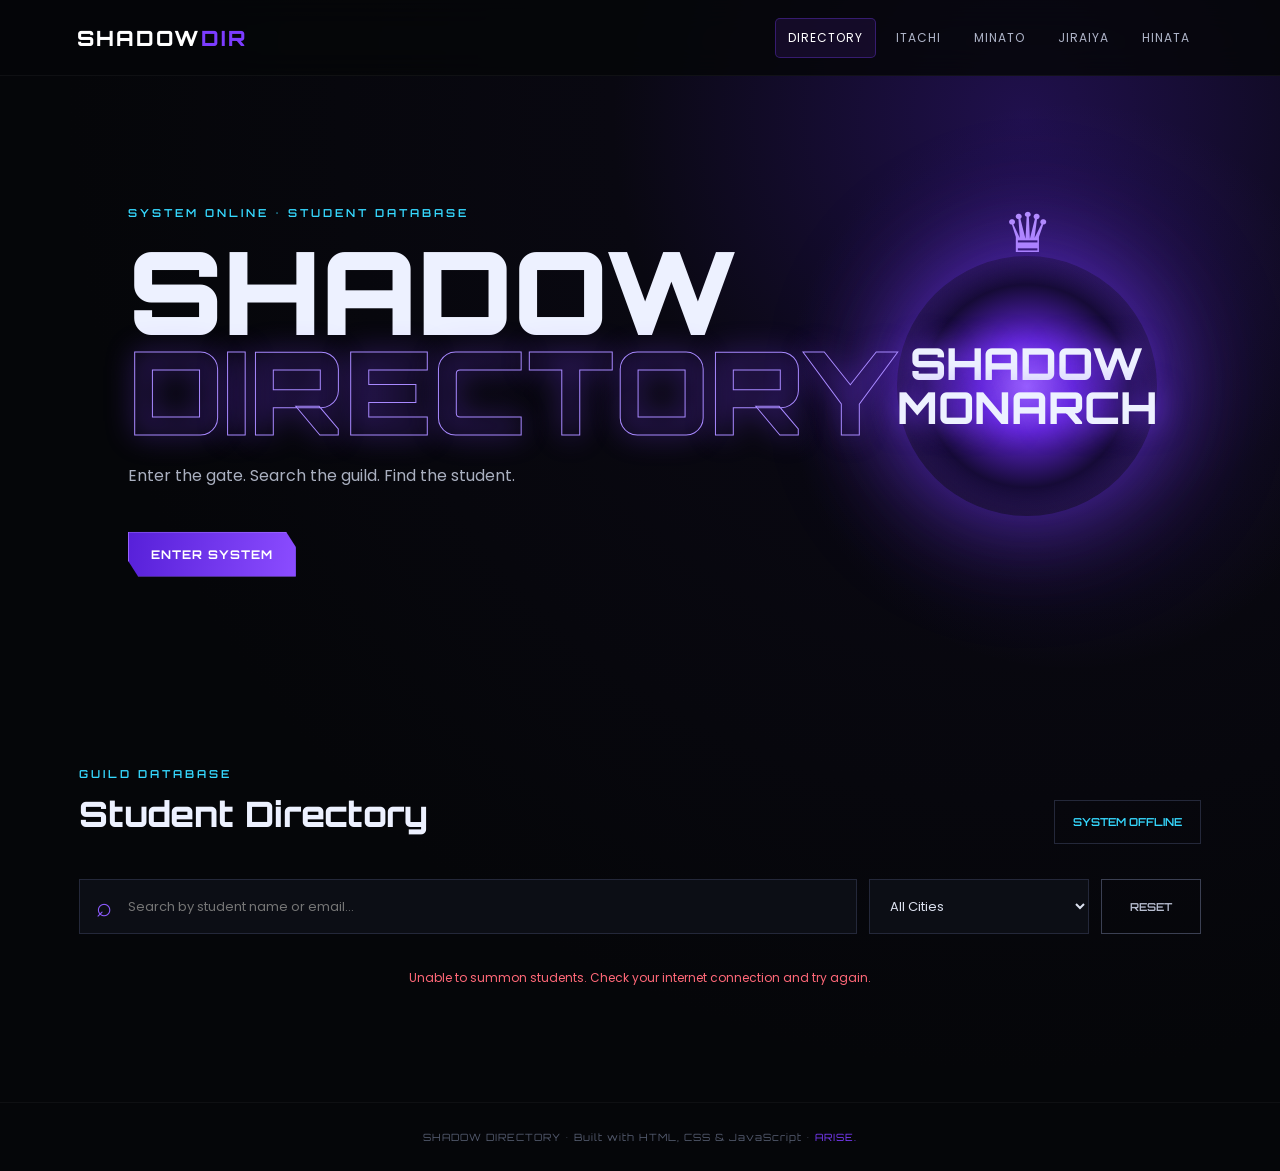
<file: shadow-directory/index.html>
<!DOCTYPE html>
<html lang="en">
<head>
<meta charset="UTF-8"><meta name="viewport" content="width=device-width, initial-scale=1.0">
<title>Shadow Directory | Student Hub</title><link rel="stylesheet" href="style.css">
</head>
<body class="jinwoo-page">
<nav class="nav"><a class="logo" href="index.html">SHADOW<span>DIR</span></a><div class="nav-links"><a class="active" href="index.html">Directory</a><a href="itachi.html">Itachi</a><a href="minato.html">Minato</a><a href="jiraiya.html">Jiraiya</a><a href="hinata.html">Hinata</a></div></nav>
<header class="hero"><div class="hero-copy"><p class="eyebrow">SYSTEM ONLINE • STUDENT DATABASE</p><h1>SHADOW<br><span>DIRECTORY</span></h1><p>Enter the gate. Search the guild. Find the student.</p><a class="btn" href="#directory">ENTER SYSTEM</a></div><div class="monarch"><div class="crown">♛</div><div class="monarch-title">SHADOW<br>MONARCH</div><div class="orb"></div></div></header>
<main id="directory" class="container">
<section class="section-head"><div><p class="eyebrow">GUILD DATABASE</p><h2>Student Directory</h2></div><div id="stats" class="stats"><span>LOADING...</span></div></section>
<section class="controls"><div class="search-wrap"><span>⌕</span><input id="searchInput" type="search" placeholder="Search by student name or email..."></div><select id="cityFilter"><option value="all">All Cities</option></select><button id="resetBtn" class="ghost-btn">RESET</button></section>
<div id="status" class="status">Summoning student data...</div><section id="studentGrid" class="student-grid"></section>
</main>
<footer>SHADOW DIRECTORY • Built with HTML, CSS & JavaScript • <span>ARISE.</span></footer>
<script src="script.js"></script>
</body></html>
</file>
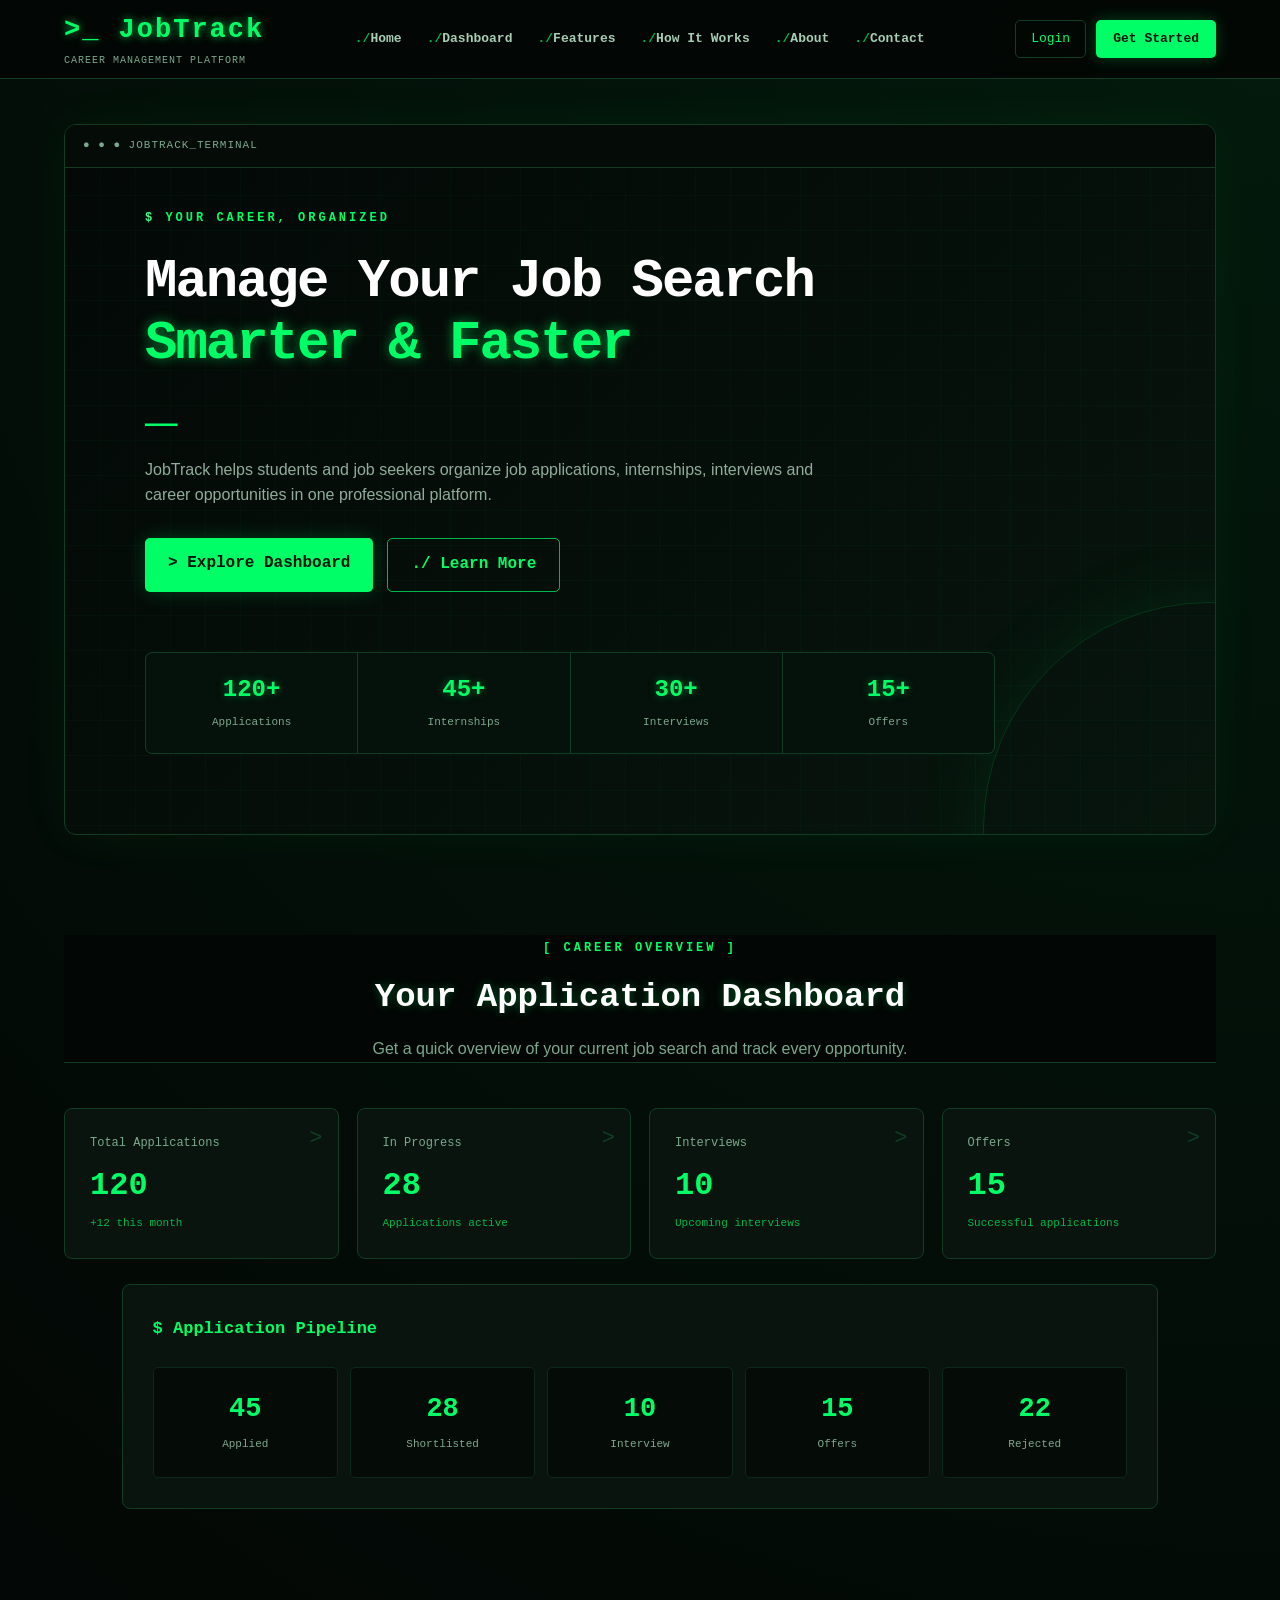
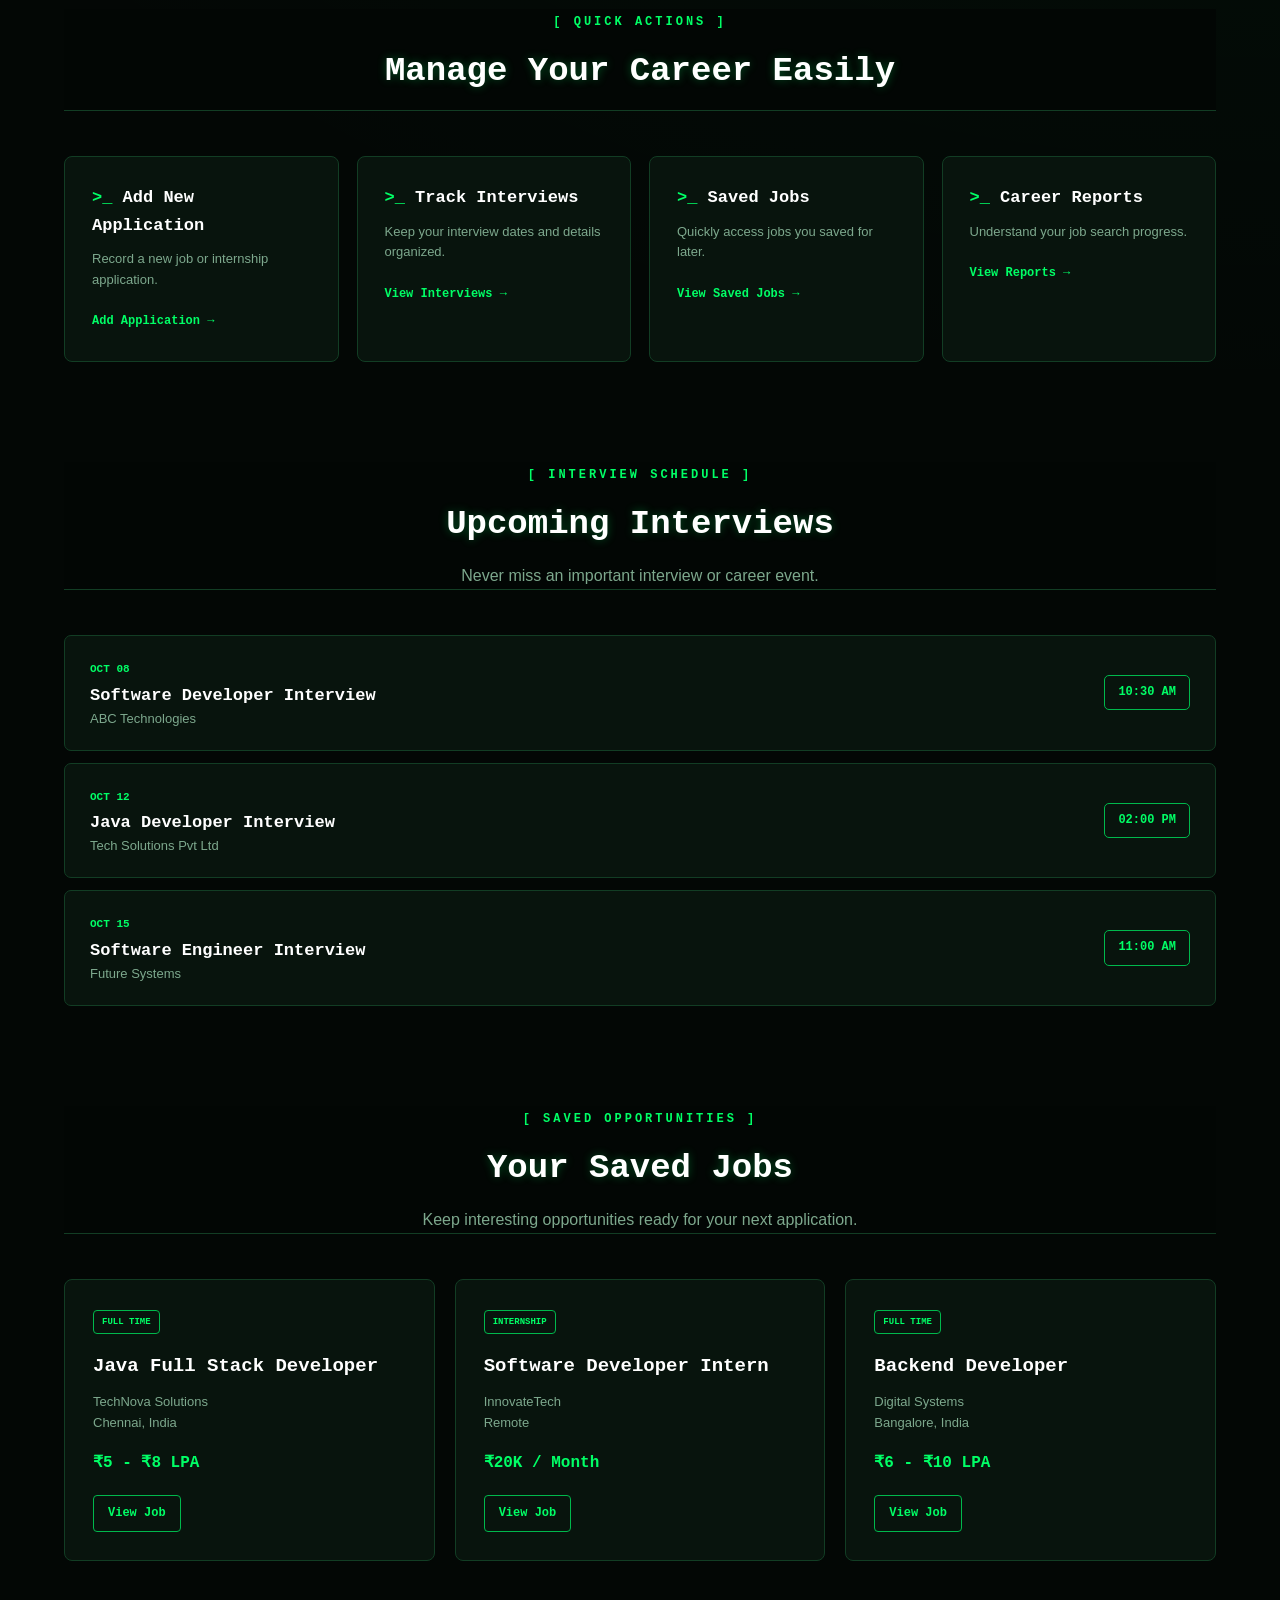
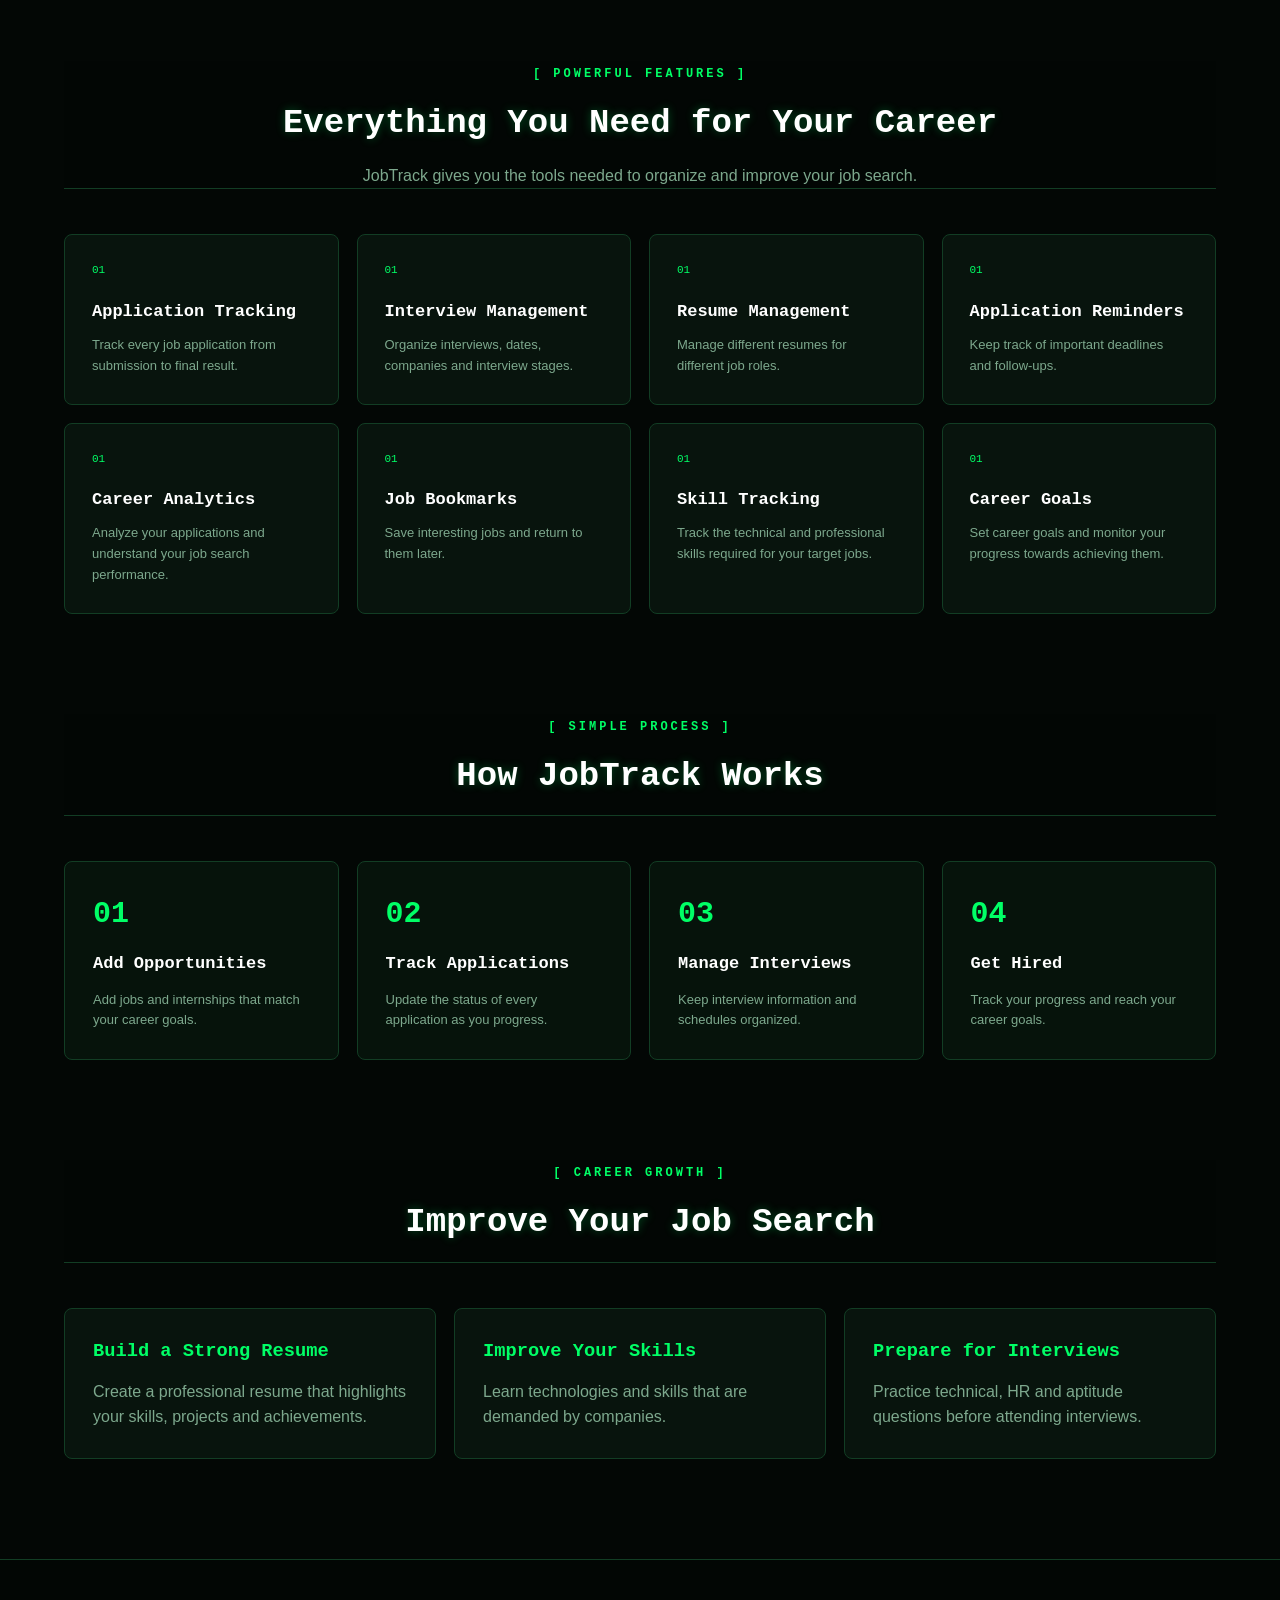
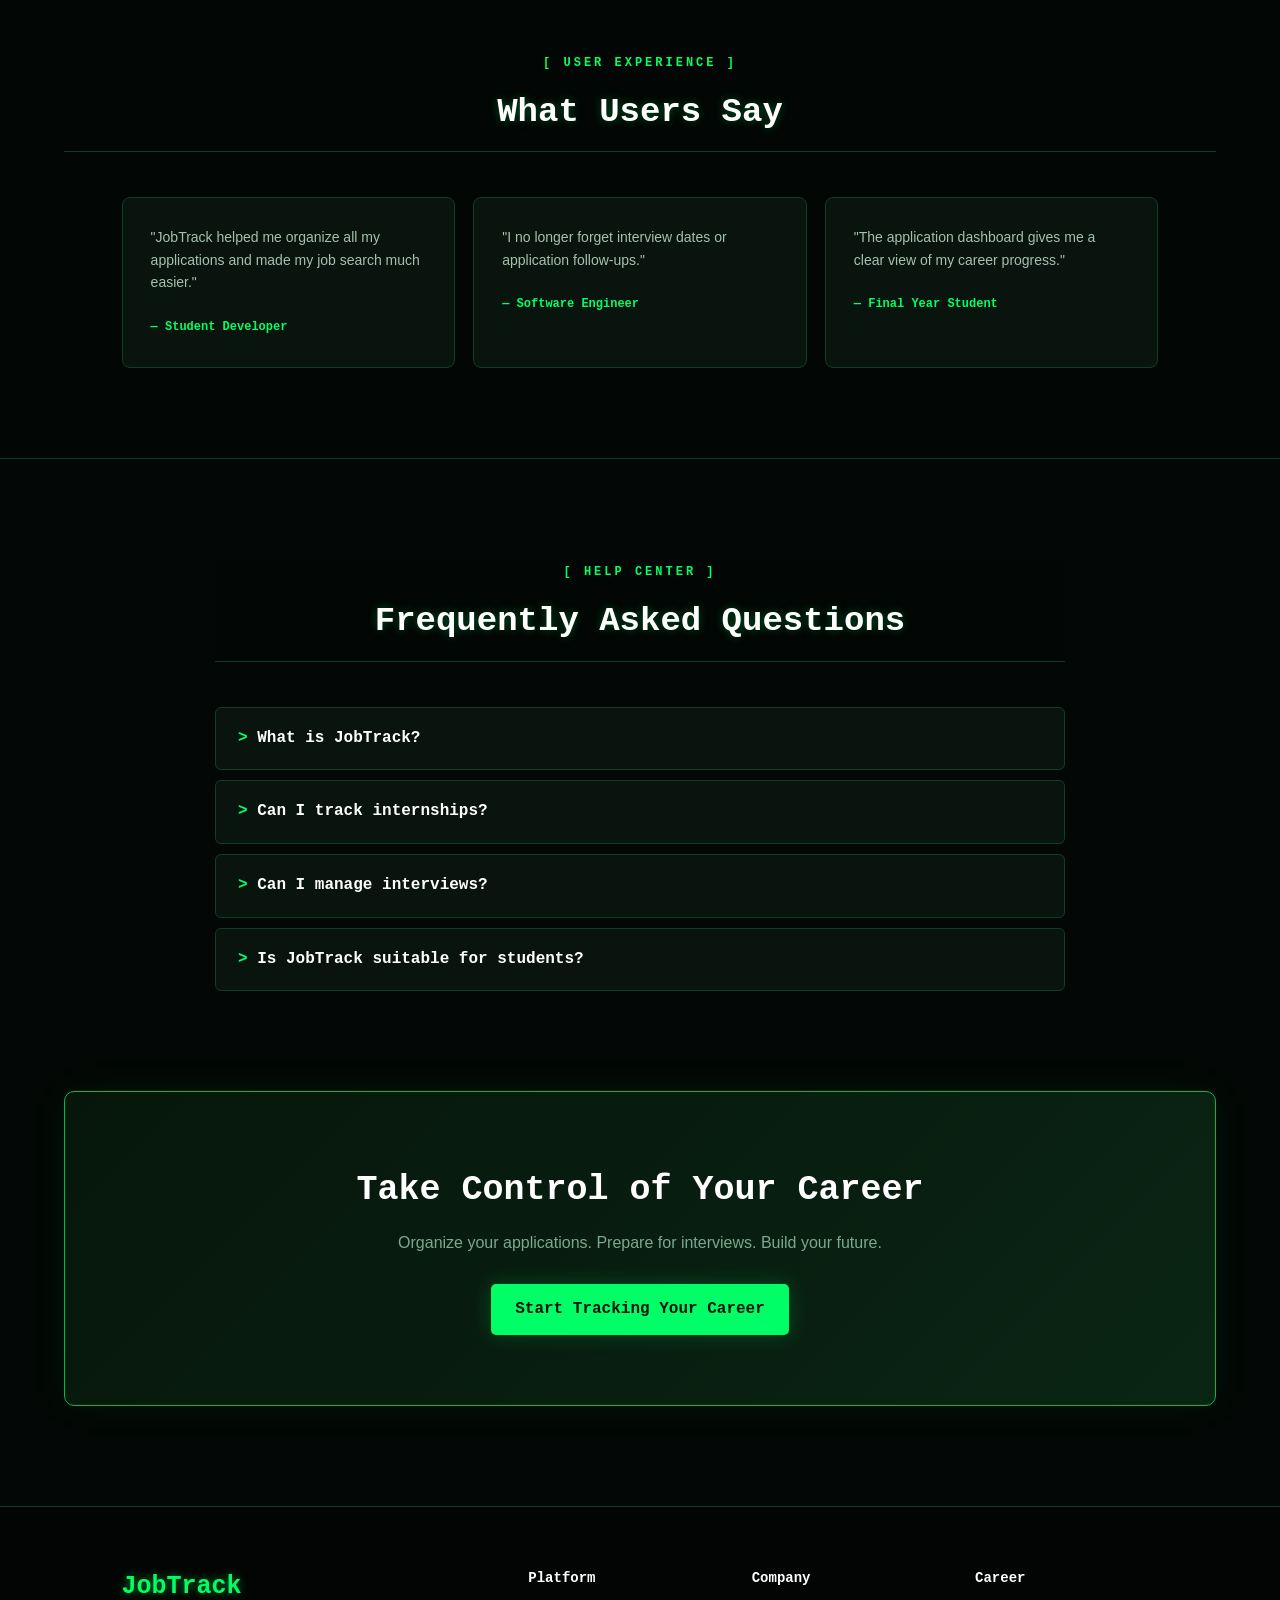
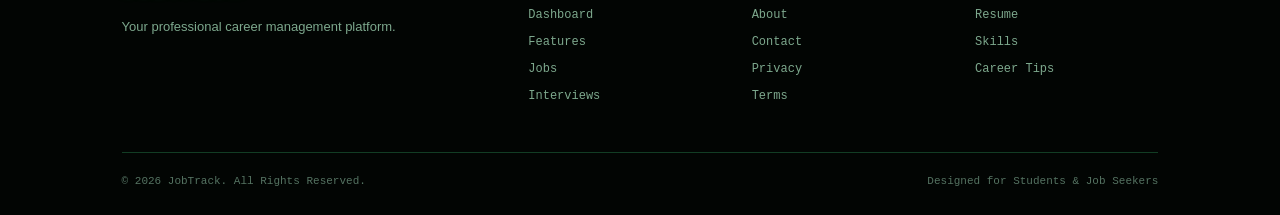
<file: BISSNESS.D/BISSENESS.D.HTML>
<!DOCTYPE html>
<html lang="en">

<head>
    <meta charset="UTF-8">

    <meta name="viewport"
          content="width=device-width, initial-scale=1.0">

    <meta name="description"
          content="JobTrack - A professional job and internship application tracking platform.">

    <title>JobTrack | Job & Internship Tracker</title>

    <link rel="stylesheet" href="BISSNESS.D.CSS">
</head>

<body>

    <!-- ================= HEADER ================= -->

    <header>

        <div class="header-container">

            <div class="logo">
                <h1>JobTrack</h1>
                <p>Career Management Platform</p>
            </div>

            <!-- Navigation -->
            <nav aria-label="Main Navigation">

                <a href="#home">Home</a>

                <a href="#dashboard">Dashboard</a>

                <a href="#features">Features</a>

                <a href="#how-it-works">How It Works</a>

                <a href="#about">About</a>

                <a href="#contact">Contact</a>

            </nav>

            <div class="header-actions">

                <a href="#login" class="login-button">
                    Login
                </a>

                <a href="#signup" class="signup-button">
                    Get Started
                </a>

            </div>

        </div>

    </header>


    <!-- ================= MAIN ================= -->

    <main>


        <!-- ================= HERO ================= -->

        <section id="home" class="hero">

            <div class="hero-content">

                <span class="hero-label">
                    YOUR CAREER, ORGANIZED
                </span>

                <h2>
                    Manage Your Job Search
                    <span>Smarter & Faster</span>
                </h2>

                <p>
                    JobTrack helps students and job seekers organize
                    job applications, internships, interviews and
                    career opportunities in one professional platform.
                </p>

                <div class="hero-buttons">

                    <a href="#dashboard" class="primary-button">
                        Explore Dashboard
                    </a>

                    <a href="#how-it-works" class="secondary-button">
                        Learn More
                    </a>

                </div>

            </div>


            <!-- Hero Summary -->

            <div class="hero-summary">

                <article>

                    <strong>120+</strong>

                    <span>Applications</span>

                </article>

                <article>

                    <strong>45+</strong>

                    <span>Internships</span>

                </article>

                <article>

                    <strong>30+</strong>

                    <span>Interviews</span>

                </article>

                <article>

                    <strong>15+</strong>

                    <span>Offers</span>

                </article>

            </div>

        </section>


        <!-- ================= DASHBOARD ================= -->

        <section id="dashboard">

            <header class="section-header">

                <span>CAREER OVERVIEW</span>

                <h2>Your Application Dashboard</h2>

                <p>
                    Get a quick overview of your current job search
                    and track every opportunity.
                </p>

            </header>


            <!-- Statistics -->

            <div class="dashboard-stats">

                <article class="stat-card">

                    <span>Total Applications</span>

                    <strong>120</strong>

                    <p>+12 this month</p>

                </article>


                <article class="stat-card">

                    <span>In Progress</span>

                    <strong>28</strong>

                    <p>Applications active</p>

                </article>


                <article class="stat-card">

                    <span>Interviews</span>

                    <strong>10</strong>

                    <p>Upcoming interviews</p>

                </article>


                <article class="stat-card">

                    <span>Offers</span>

                    <strong>15</strong>

                    <p>Successful applications</p>

                </article>

            </div>


            <!-- Application Pipeline -->

            <section class="application-pipeline">

                <h3>Application Pipeline</h3>

                <div class="pipeline">

                    <article>

                        <strong>45</strong>

                        <span>Applied</span>

                    </article>

                    <article>

                        <strong>28</strong>

                        <span>Shortlisted</span>

                    </article>

                    <article>

                        <strong>10</strong>

                        <span>Interview</span>

                    </article>

                    <article>

                        <strong>15</strong>

                        <span>Offers</span>

                    </article>

                    <article>

                        <strong>22</strong>

                        <span>Rejected</span>

                    </article>

                </div>

            </section>

        </section>


        <!-- ================= QUICK ACTIONS ================= -->

        <section class="quick-actions">

            <header class="section-header">

                <span>QUICK ACTIONS</span>

                <h2>Manage Your Career Easily</h2>

            </header>


            <div class="action-grid">

                <article>

                    <h3>Add New Application</h3>

                    <p>
                        Record a new job or internship application.
                    </p>

                    <a href="#add-application">
                        Add Application →
                    </a>

                </article>


                <article>

                    <h3>Track Interviews</h3>

                    <p>
                        Keep your interview dates and details organized.
                    </p>

                    <a href="#interviews">
                        View Interviews →
                    </a>

                </article>


                <article>

                    <h3>Saved Jobs</h3>

                    <p>
                        Quickly access jobs you saved for later.
                    </p>

                    <a href="#saved-jobs">
                        View Saved Jobs →
                    </a>

                </article>


                <article>

                    <h3>Career Reports</h3>

                    <p>
                        Understand your job search progress.
                    </p>

                    <a href="#reports">
                        View Reports →
                    </a>

                </article>

            </div>

        </section>


        <!-- ================= UPCOMING INTERVIEWS ================= -->

        <section id="interviews">

            <header class="section-header">

                <span>INTERVIEW SCHEDULE</span>

                <h2>Upcoming Interviews</h2>

                <p>
                    Never miss an important interview or career event.
                </p>

            </header>


            <div class="interview-list">

                <article>

                    <div>

                        <span>OCT 08</span>

                        <h3>Software Developer Interview</h3>

                        <p>ABC Technologies</p>

                    </div>

                    <time datetime="2026-10-08T10:30">
                        10:30 AM
                    </time>

                </article>


                <article>

                    <div>

                        <span>OCT 12</span>

                        <h3>Java Developer Interview</h3>

                        <p>Tech Solutions Pvt Ltd</p>

                    </div>

                    <time datetime="2026-10-12T02:00">
                        02:00 PM
                    </time>

                </article>


                <article>

                    <div>

                        <span>OCT 15</span>

                        <h3>Software Engineer Interview</h3>

                        <p>Future Systems</p>

                    </div>

                    <time datetime="2026-10-15T11:00">
                        11:00 AM
                    </time>

                </article>

            </div>

        </section>


        <!-- ================= SAVED JOBS ================= -->

        <section id="saved-jobs">

            <header class="section-header">

                <span>SAVED OPPORTUNITIES</span>

                <h2>Your Saved Jobs</h2>

                <p>
                    Keep interesting opportunities ready for your next application.
                </p>

            </header>


            <div class="job-grid">

                <article class="job-card">

                    <span class="job-type">
                        FULL TIME
                    </span>

                    <h3>Java Full Stack Developer</h3>

                    <p>TechNova Solutions</p>

                    <p>Chennai, India</p>

                    <strong>₹5 - ₹8 LPA</strong>

                    <a href="#apply">
                        View Job
                    </a>

                </article>


                <article class="job-card">

                    <span class="job-type">
                        INTERNSHIP
                    </span>

                    <h3>Software Developer Intern</h3>

                    <p>InnovateTech</p>

                    <p>Remote</p>

                    <strong>₹20K / Month</strong>

                    <a href="#apply">
                        View Job
                    </a>

                </article>


                <article class="job-card">

                    <span class="job-type">
                        FULL TIME
                    </span>

                    <h3>Backend Developer</h3>

                    <p>Digital Systems</p>

                    <p>Bangalore, India</p>

                    <strong>₹6 - ₹10 LPA</strong>

                    <a href="#apply">
                        View Job
                    </a>

                </article>

            </div>

        </section>


        <!-- ================= FEATURES ================= -->

        <section id="features">

            <header class="section-header">

                <span>POWERFUL FEATURES</span>

                <h2>Everything You Need for Your Career</h2>

                <p>
                    JobTrack gives you the tools needed to organize
                    and improve your job search.
                </p>

            </header>


            <div class="feature-grid">

                <article>

                    <h3>Application Tracking</h3>

                    <p>
                        Track every job application from submission
                        to final result.
                    </p>

                </article>


                <article>

                    <h3>Interview Management</h3>

                    <p>
                        Organize interviews, dates, companies and
                        interview stages.
                    </p>

                </article>


                <article>

                    <h3>Resume Management</h3>

                    <p>
                        Manage different resumes for different job roles.
                    </p>

                </article>


                <article>

                    <h3>Application Reminders</h3>

                    <p>
                        Keep track of important deadlines and follow-ups.
                    </p>

                </article>


                <article>

                    <h3>Career Analytics</h3>

                    <p>
                        Analyze your applications and understand
                        your job search performance.
                    </p>

                </article>


                <article>

                    <h3>Job Bookmarks</h3>

                    <p>
                        Save interesting jobs and return to them later.
                    </p>

                </article>


                <article>

                    <h3>Skill Tracking</h3>

                    <p>
                        Track the technical and professional skills
                        required for your target jobs.
                    </p>

                </article>


                <article>

                    <h3>Career Goals</h3>

                    <p>
                        Set career goals and monitor your progress
                        towards achieving them.
                    </p>

                </article>

            </div>

        </section>


        <!-- ================= HOW IT WORKS ================= -->

        <section id="how-it-works">

            <header class="section-header">

                <span>SIMPLE PROCESS</span>

                <h2>How JobTrack Works</h2>

            </header>


            <div class="steps">

                <article>

                    <span>01</span>

                    <h3>Add Opportunities</h3>

                    <p>
                        Add jobs and internships that match
                        your career goals.
                    </p>

                </article>


                <article>

                    <span>02</span>

                    <h3>Track Applications</h3>

                    <p>
                        Update the status of every application
                        as you progress.
                    </p>

                </article>


                <article>

                    <span>03</span>

                    <h3>Manage Interviews</h3>

                    <p>
                        Keep interview information and schedules
                        organized.
                    </p>

                </article>


                <article>

                    <span>04</span>

                    <h3>Get Hired</h3>

                    <p>
                        Track your progress and reach your
                        career goals.
                    </p>

                </article>

            </div>

        </section>


        <!-- ================= CAREER TIPS ================= -->

        <section class="career-tips">

            <header class="section-header">

                <span>CAREER GROWTH</span>

                <h2>Improve Your Job Search</h2>

            </header>


            <div class="tips-grid">

                <article>

                    <h3>Build a Strong Resume</h3>

                    <p>
                        Create a professional resume that highlights
                        your skills, projects and achievements.
                    </p>

                </article>


                <article>

                    <h3>Improve Your Skills</h3>

                    <p>
                        Learn technologies and skills that are
                        demanded by companies.
                    </p>

                </article>


                <article>

                    <h3>Prepare for Interviews</h3>

                    <p>
                        Practice technical, HR and aptitude questions
                        before attending interviews.
                    </p>

                </article>

            </div>

        </section>


        <!-- ================= TESTIMONIALS ================= -->

        <section class="testimonials">

            <header class="section-header">

                <span>USER EXPERIENCE</span>

                <h2>What Users Say</h2>

            </header>


            <div class="testimonial-grid">

                <article>

                    <p>
                        "JobTrack helped me organize all my applications
                        and made my job search much easier."
                    </p>

                    <strong>— Student Developer</strong>

                </article>


                <article>

                    <p>
                        "I no longer forget interview dates or
                        application follow-ups."
                    </p>

                    <strong>— Software Engineer</strong>

                </article>


                <article>

                    <p>
                        "The application dashboard gives me a clear
                        view of my career progress."
                    </p>

                    <strong>— Final Year Student</strong>

                </article>

            </div>

        </section>


        <!-- ================= FAQ ================= -->

        <section class="faq">

            <header class="section-header">

                <span>HELP CENTER</span>

                <h2>Frequently Asked Questions</h2>

            </header>


            <details>

                <summary>
                    What is JobTrack?
                </summary>

                <p>
                    JobTrack is a platform that helps students and
                    job seekers organize job applications,
                    internships and interviews.
                </p>

            </details>


            <details>

                <summary>
                    Can I track internships?
                </summary>

                <p>
                    Yes. JobTrack can be used to track both
                    full-time jobs and internship applications.
                </p>

            </details>


            <details>

                <summary>
                    Can I manage interviews?
                </summary>

                <p>
                    Yes. You can organize interview dates,
                    companies and interview stages.
                </p>

            </details>


            <details>

                <summary>
                    Is JobTrack suitable for students?
                </summary>

                <p>
                    Yes. JobTrack is designed especially for
                    students, freshers and job seekers.
                </p>

            </details>

        </section>


        <!-- ================= CALL TO ACTION ================= -->

        <section class="cta">

            <h2>
                Take Control of Your Career
            </h2>

            <p>
                Organize your applications. Prepare for interviews.
                Build your future.
            </p>

            <a href="#signup">
                Start Tracking Your Career
            </a>

        </section>


    </main>


    <!-- ================= FOOTER ================= -->

    <footer id="contact">

        <div class="footer-content">


            <div class="footer-brand">

                <h2>JobTrack</h2>

                <p>
                    Your professional career management platform.
                </p>

            </div>


            <div class="footer-links">

                <h3>Platform</h3>

                <a href="#dashboard">Dashboard</a>

                <a href="#features">Features</a>

                <a href="#saved-jobs">Jobs</a>

                <a href="#interviews">Interviews</a>

            </div>


            <div class="footer-links">

                <h3>Company</h3>

                <a href="#about">About</a>

                <a href="#contact">Contact</a>

                <a href="#privacy">Privacy</a>

                <a href="#terms">Terms</a>

            </div>


            <div class="footer-links">

                <h3>Career</h3>

                <a href="#resume">Resume</a>

                <a href="#skills">Skills</a>

                <a href="#career-tips">Career Tips</a>

            </div>

        </div>


        <div class="footer-bottom">

            <p>
                &copy; 2026 JobTrack. All Rights Reserved.
            </p>

            <p>
                Designed for Students & Job Seekers
            </p>

        </div>

    </footer>

</body>

</html>
</file>
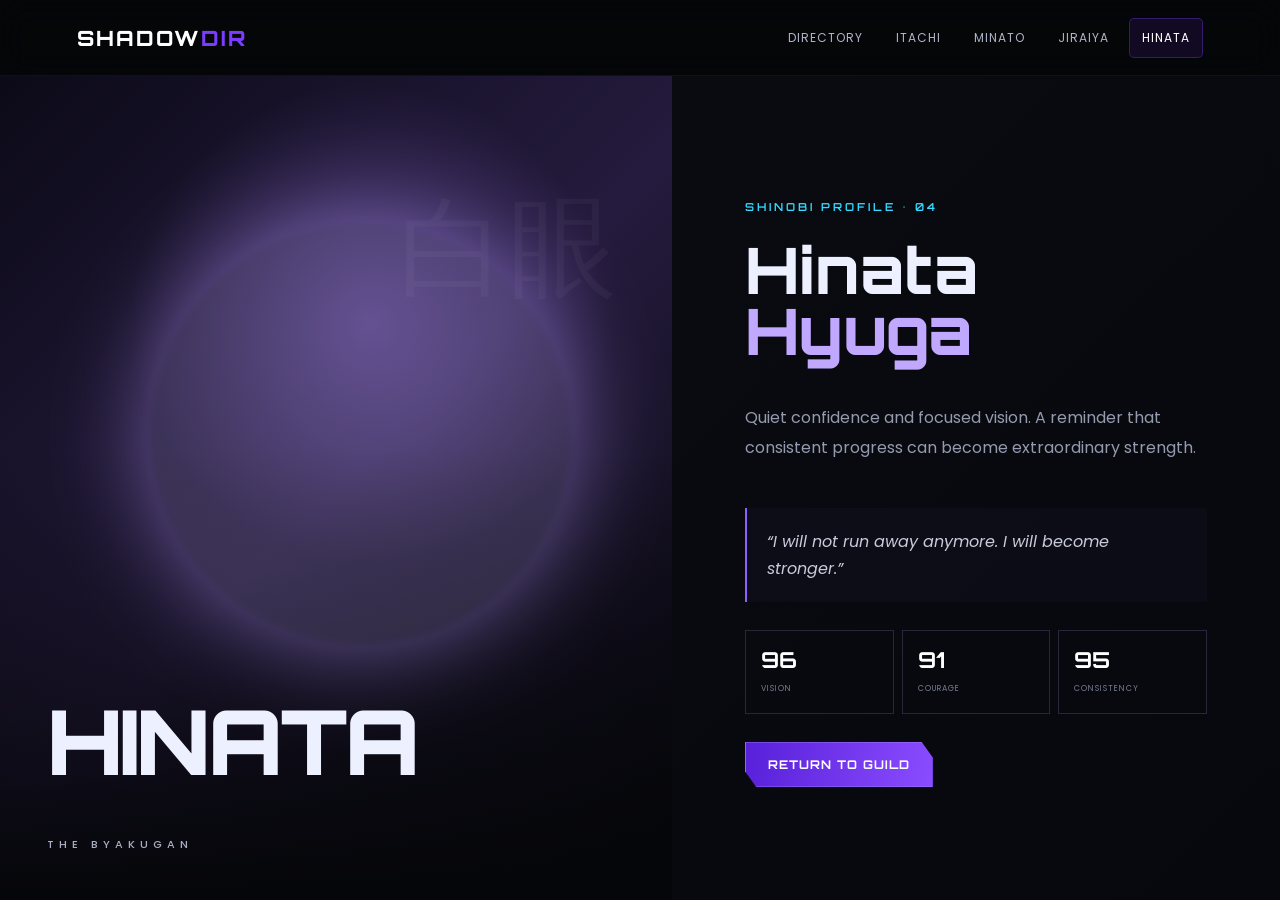
<file: shadow-directory/hinata.html>
<!DOCTYPE html><html lang="en"><head><meta charset="UTF-8"><meta name="viewport" content="width=device-width,initial-scale=1.0"><title>Hinata | Shadow Directory</title><link rel="stylesheet" href="style.css"></head><body class="character hinata-bg"><nav class="nav"><a class="logo" href="index.html">SHADOW<span>DIR</span></a><div class="nav-links"><a href="index.html">Directory</a><a href="itachi.html">Itachi</a><a href="minato.html">Minato</a><a href="jiraiya.html">Jiraiya</a><a class="active" href="hinata.html">Hinata</a></div></nav><main class="character-page"><div class="character-art hinata-art"><div class="kanji">白眼</div><div class="character-name">HINATA<br><small>THE BYAKUGAN</small></div></div><article class="character-info"><p class="eyebrow">SHINOBI PROFILE • 04</p><h1>Hinata<br><span>Hyuga</span></h1><p>Quiet confidence and focused vision. A reminder that consistent progress can become extraordinary strength.</p><div class="quote">“I will not run away anymore. I will become stronger.”</div><div class="power-grid"><div><b>96</b><span>VISION</span></div><div><b>91</b><span>COURAGE</span></div><div><b>95</b><span>CONSISTENCY</span></div></div><a class="btn" href="index.html">RETURN TO GUILD</a></article></main></body></html>
</file>
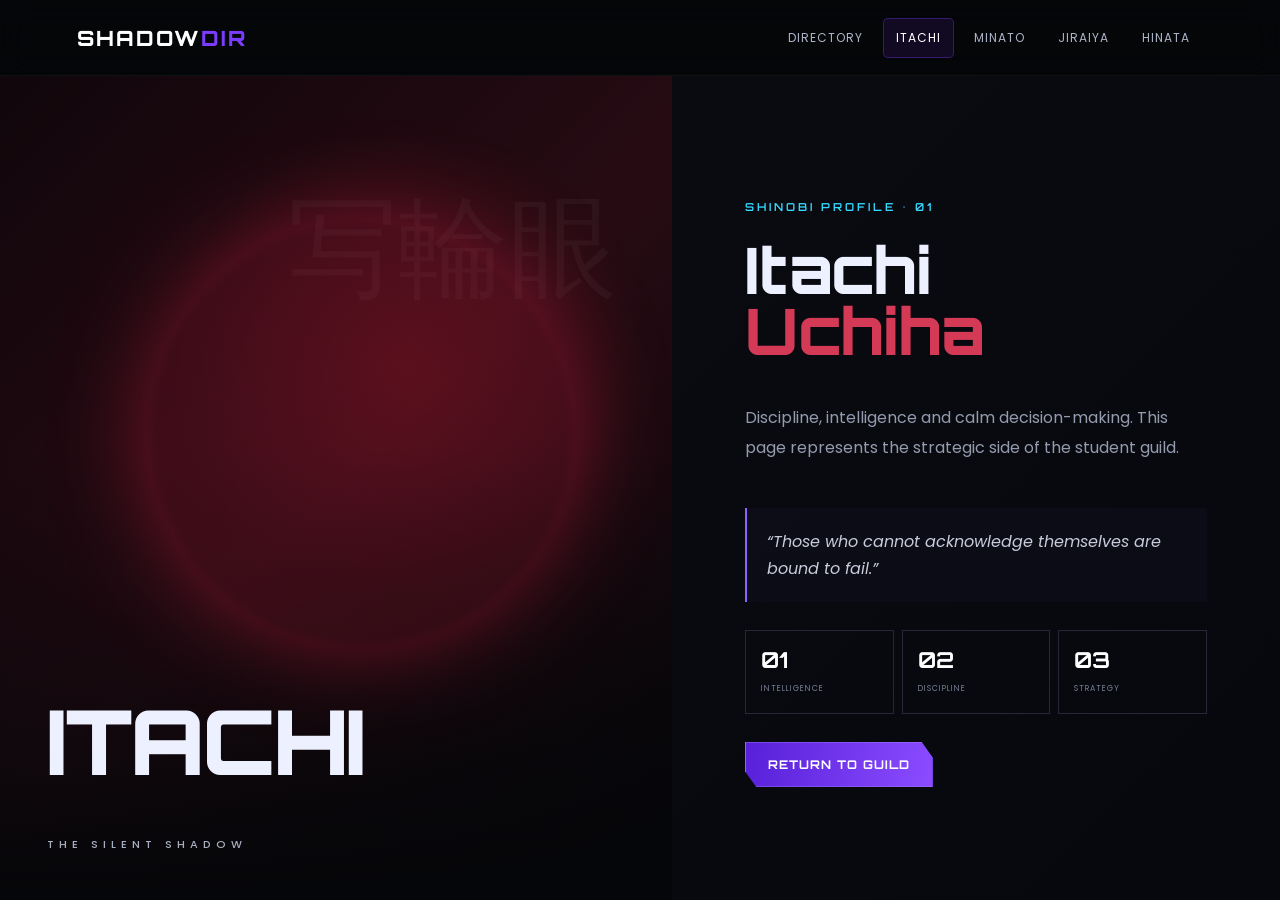
<file: shadow-directory/itachi.html>
<!DOCTYPE html><html lang="en"><head><meta charset="UTF-8"><meta name="viewport" content="width=device-width,initial-scale=1.0"><title>Itachi | Shadow Directory</title><link rel="stylesheet" href="style.css"></head><body class="character itachi-bg"><nav class="nav"><a class="logo" href="index.html">SHADOW<span>DIR</span></a><div class="nav-links"><a href="index.html">Directory</a><a class="active" href="itachi.html">Itachi</a><a href="minato.html">Minato</a><a href="jiraiya.html">Jiraiya</a><a href="hinata.html">Hinata</a></div></nav><main class="character-page"><div class="character-art itachi-art"><div class="kanji">写輪眼</div><div class="character-name">ITACHI<br><small>THE SILENT SHADOW</small></div></div><article class="character-info"><p class="eyebrow">SHINOBI PROFILE • 01</p><h1>Itachi<br><span>Uchiha</span></h1><p>Discipline, intelligence and calm decision-making. This page represents the strategic side of the student guild.</p><div class="quote">“Those who cannot acknowledge themselves are bound to fail.”</div><div class="power-grid"><div><b>01</b><span>INTELLIGENCE</span></div><div><b>02</b><span>DISCIPLINE</span></div><div><b>03</b><span>STRATEGY</span></div></div><a class="btn" href="index.html">RETURN TO GUILD</a></article></main></body></html>
</file>
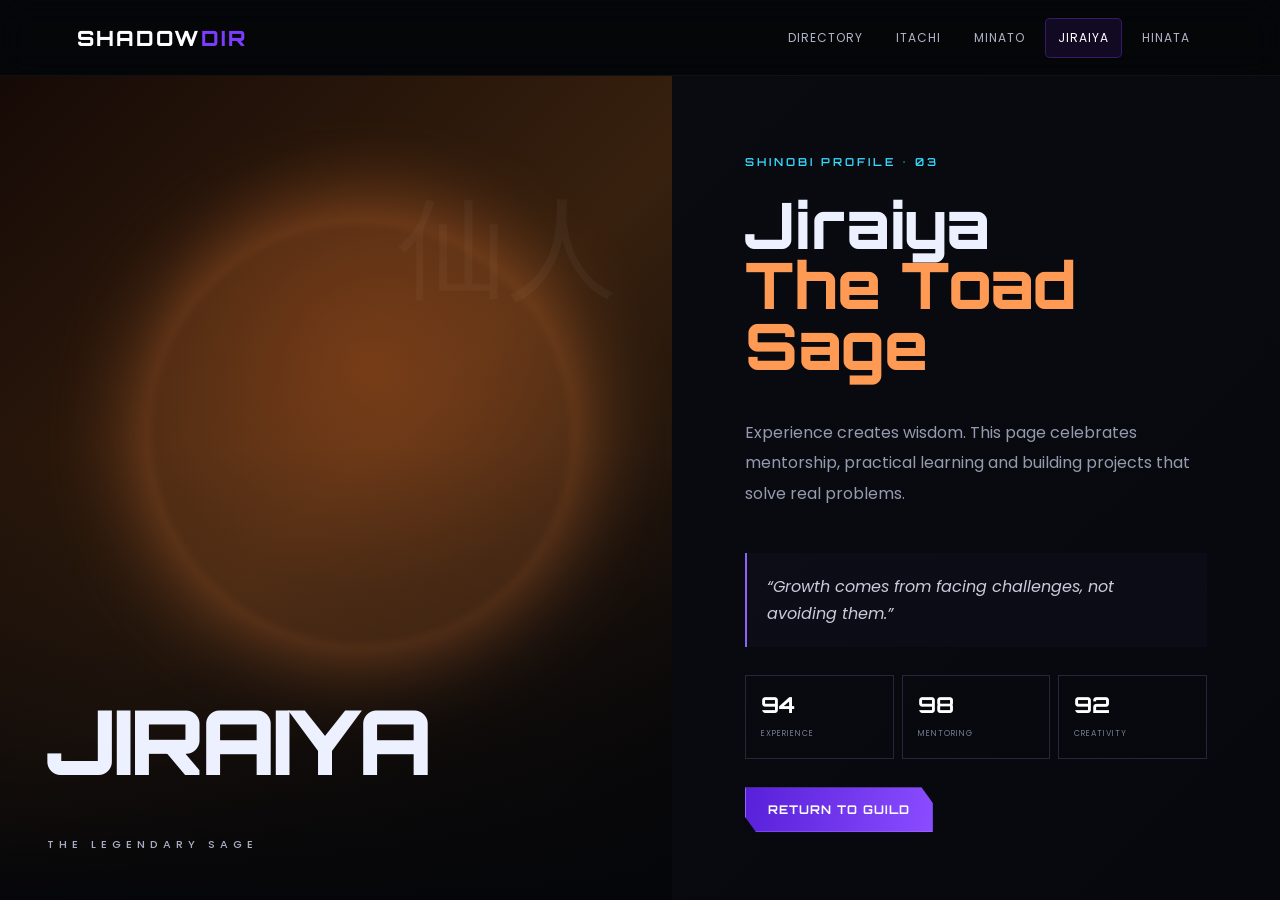
<file: shadow-directory/jiraiya.html>
<!DOCTYPE html><html lang="en"><head><meta charset="UTF-8"><meta name="viewport" content="width=device-width,initial-scale=1.0"><title>Jiraiya | Shadow Directory</title><link rel="stylesheet" href="style.css"></head><body class="character jiraiya-bg"><nav class="nav"><a class="logo" href="index.html">SHADOW<span>DIR</span></a><div class="nav-links"><a href="index.html">Directory</a><a href="itachi.html">Itachi</a><a href="minato.html">Minato</a><a class="active" href="jiraiya.html">Jiraiya</a><a href="hinata.html">Hinata</a></div></nav><main class="character-page"><div class="character-art jiraiya-art"><div class="kanji">仙人</div><div class="character-name">JIRAIYA<br><small>THE LEGENDARY SAGE</small></div></div><article class="character-info"><p class="eyebrow">SHINOBI PROFILE • 03</p><h1>Jiraiya<br><span>The Toad Sage</span></h1><p>Experience creates wisdom. This page celebrates mentorship, practical learning and building projects that solve real problems.</p><div class="quote">“Growth comes from facing challenges, not avoiding them.”</div><div class="power-grid"><div><b>94</b><span>EXPERIENCE</span></div><div><b>98</b><span>MENTORING</span></div><div><b>92</b><span>CREATIVITY</span></div></div><a class="btn" href="index.html">RETURN TO GUILD</a></article></main></body></html>
</file>
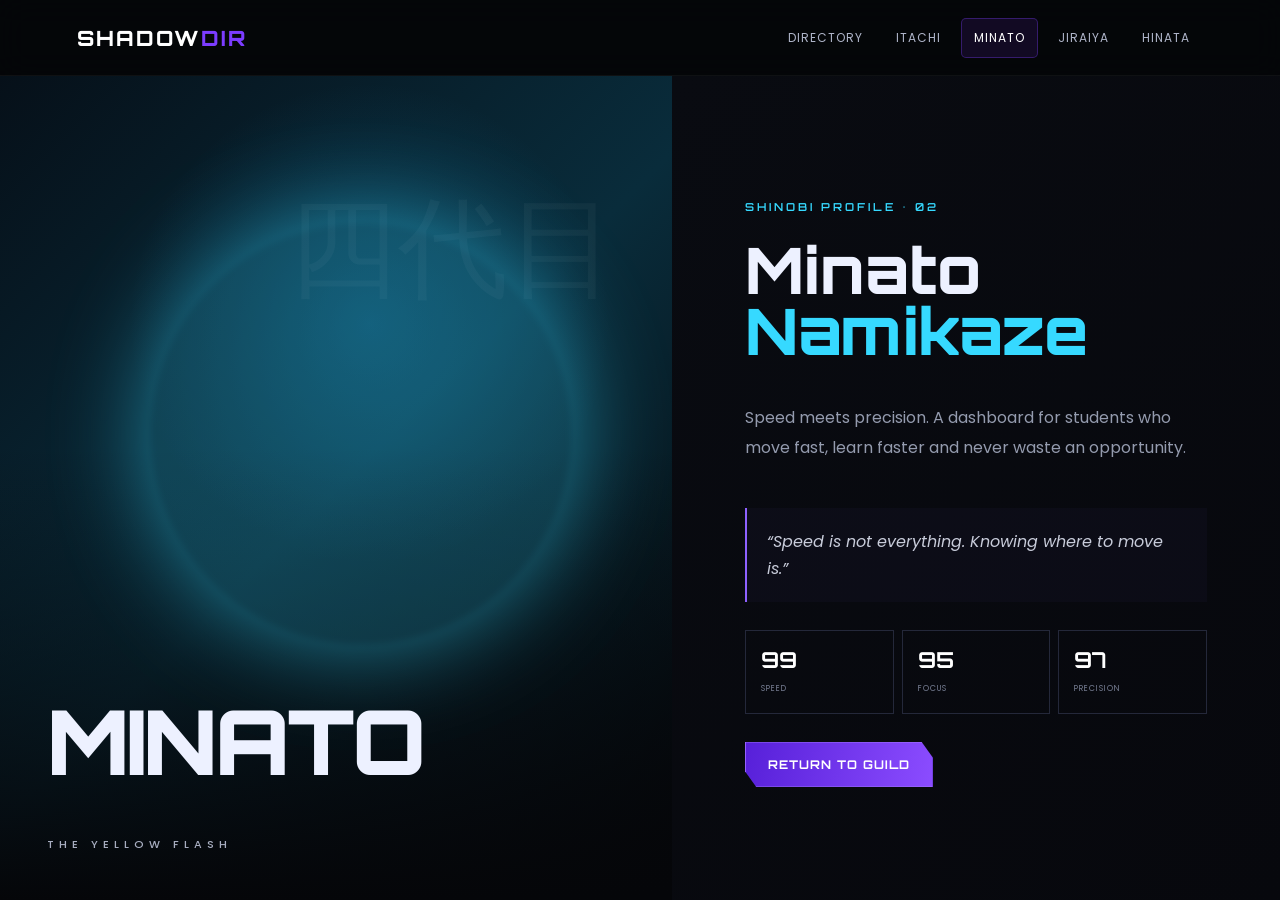
<file: shadow-directory/minato.html>
<!DOCTYPE html><html lang="en"><head><meta charset="UTF-8"><meta name="viewport" content="width=device-width,initial-scale=1.0"><title>Minato | Shadow Directory</title><link rel="stylesheet" href="style.css"></head><body class="character minato-bg"><nav class="nav"><a class="logo" href="index.html">SHADOW<span>DIR</span></a><div class="nav-links"><a href="index.html">Directory</a><a href="itachi.html">Itachi</a><a class="active" href="minato.html">Minato</a><a href="jiraiya.html">Jiraiya</a><a href="hinata.html">Hinata</a></div></nav><main class="character-page"><div class="character-art minato-art"><div class="kanji">四代目</div><div class="character-name">MINATO<br><small>THE YELLOW FLASH</small></div></div><article class="character-info"><p class="eyebrow">SHINOBI PROFILE • 02</p><h1>Minato<br><span>Namikaze</span></h1><p>Speed meets precision. A dashboard for students who move fast, learn faster and never waste an opportunity.</p><div class="quote">“Speed is not everything. Knowing where to move is.”</div><div class="power-grid"><div><b>99</b><span>SPEED</span></div><div><b>95</b><span>FOCUS</span></div><div><b>97</b><span>PRECISION</span></div></div><a class="btn" href="index.html">RETURN TO GUILD</a></article></main></body></html>
</file>
<file: shadow-directory/style.css>
@import url('https://fonts.googleapis.com/css2?family=Orbitron:wght@400;600;700;800;900&family=Poppins:wght@300;400;500;600;700&display=swap');
:root{--bg:#050609;--panel:#0c0e15;--panel2:#111522;--text:#edf1ff;--muted:#8d94aa;--purple:#7c3cff;--cyan:#36d9ff;--line:#24283a;--glow:0 0 30px #6f35ff45}*{box-sizing:border-box}html{scroll-behavior:smooth}body{margin:0;background:radial-gradient(circle at 80% 10%,#20104d 0,#090811 28%,#050609 65%);color:var(--text);font-family:Poppins,Arial,sans-serif;min-height:100vh}.nav{height:76px;display:flex;align-items:center;justify-content:space-between;padding:0 6%;border-bottom:1px solid #ffffff0b;background:#050609d9;backdrop-filter:blur(15px);position:sticky;top:0;z-index:20}.logo{font:800 21px Orbitron;color:#fff;text-decoration:none;letter-spacing:2px}.logo span{color:var(--purple)}.nav-links{display:flex;gap:7px;flex-wrap:wrap}.nav-links a{color:#aeb4c8;text-decoration:none;font-size:12px;text-transform:uppercase;letter-spacing:1px;padding:11px 13px;border-radius:5px}.nav-links a:hover,.nav-links .active{color:#fff;background:#7c3cff1c;box-shadow:inset 0 0 0 1px #7c3cff55}.hero{min-height:620px;padding:90px 10%;display:flex;align-items:center;justify-content:space-between;overflow:hidden;position:relative}.hero:before{content:"";position:absolute;width:620px;height:620px;right:-100px;top:0;background:radial-gradient(circle,#7135ff2e,transparent 65%)}.hero-copy{z-index:2}.eyebrow{color:var(--cyan);font:600 11px Orbitron;letter-spacing:3px}.hero h1{font:900 clamp(58px,9vw,120px)/.86 Orbitron;margin:22px 0}.hero h1 span{color:transparent;-webkit-text-stroke:1px #a889ff;text-shadow:0 0 30px #7c3cff55}.hero-copy>p:not(.eyebrow){color:#aab0c0;max-width:500px}.btn{display:inline-block;margin-top:28px;background:linear-gradient(100deg,#5720d9,#8b4cff);color:#fff;padding:14px 22px;text-decoration:none;font:700 12px Orbitron;letter-spacing:1px;border:1px solid #b18aff55;box-shadow:var(--glow);clip-path:polygon(0 0,94% 0,100% 35%,100% 100%,6% 100%,0 65%)}.monarch{width:360px;height:420px;display:grid;place-items:center;position:relative;filter:drop-shadow(0 0 45px #7c3cff55)}.crown{font-size:55px;color:#b994ff;position:absolute;top:15px}.monarch-title{font:800 44px/1 Orbitron;text-align:center;z-index:2;text-shadow:0 0 30px #7c3cff}.orb{position:absolute;width:260px;height:260px;border-radius:50%;background:radial-gradient(circle,#a974ff 0,#5d23ce 25%,#160b37 55%,transparent 70%);box-shadow:0 0 100px #7135ff88;animation:pulse 3s infinite}.container{max-width:1250px;margin:auto;padding:60px 5% 100px}.section-head{display:flex;justify-content:space-between;align-items:end;gap:20px}.section-head h2{font:800 35px Orbitron;margin:8px 0}.stats{border:1px solid var(--line);padding:14px 18px;color:var(--cyan);font:600 11px Orbitron}.controls{display:grid;grid-template-columns:1fr 220px 100px;gap:12px;margin:35px 0}.search-wrap{display:flex;align-items:center;background:var(--panel);border:1px solid var(--line);padding:0 16px}.search-wrap span{font-size:27px;color:#8d5bff}.search-wrap input,.controls select{width:100%;border:0;outline:0;background:transparent;color:#dce1ef;padding:16px;font:400 13px Poppins}.controls select{background:var(--panel);border:1px solid var(--line)}.controls option{background:#10121b}.ghost-btn{background:transparent;border:1px solid #3b4053;color:#b7bdd0;font:600 11px Orbitron}.student-grid{display:grid;grid-template-columns:repeat(3,1fr);gap:16px}.student-card{position:relative;background:linear-gradient(145deg,#111522,#080a10);border:1px solid var(--line);padding:24px;overflow:hidden;transition:.25s}.student-card:hover{transform:translateY(-5px);border-color:#7c3cff88;box-shadow:var(--glow)}.student-card:before{content:"";position:absolute;right:-40px;top:-40px;width:130px;height:130px;border-radius:50%;background:#7135ff15}.rank{color:#7e8499;font:700 10px Orbitron}.avatar{width:55px;height:55px;border-radius:50%;display:grid;place-items:center;background:linear-gradient(135deg,#29135d,#7c3cff);font:800 20px Orbitron;margin:17px 0}.student-card h3{font:700 19px Orbitron;margin:5px 0 13px}.detail{color:#9198ac;font-size:12px;margin:8px 0}.detail strong{color:#d9dded}.city{display:inline-block;margin-top:15px;padding:6px 10px;background:#36d9ff0d;border:1px solid #36d9ff30;color:var(--cyan);font-size:10px}.status{text-align:center;color:#777f94;font-size:12px;margin:15px 0}.status.error{color:#ff6878}.empty{grid-column:1/-1;text-align:center;padding:70px;border:1px dashed #33384a;color:#858ca0}.empty b{display:block;font:700 25px Orbitron;color:#fff;margin-bottom:10px}footer{text-align:center;border-top:1px solid #ffffff0a;padding:28px;color:#555c70;font:10px Orbitron;letter-spacing:1px}footer span{color:#7c3cff}.character{background:#06070b}.character-page{min-height:calc(100vh - 76px);display:grid;grid-template-columns:1.05fr .95fr}.character-art{min-height:calc(100vh - 76px);position:relative;overflow:hidden;display:flex;align-items:end;padding:7%;background-size:cover}.character-art:before{content:"";position:absolute;inset:0;background:linear-gradient(0deg,#050609 0%,transparent 55%)}.character-art:after{content:"";position:absolute;width:420px;height:420px;border-radius:50%;right:15%;top:18%;opacity:.55;filter:blur(3px)}.itachi-art{background:radial-gradient(circle at 60% 35%,#7d101f55,transparent 35%),linear-gradient(135deg,#10060b,#270b13 50%,#050609)}.itachi-art:after{background:#c91e3e55;box-shadow:0 0 100px #c91e3e}.minato-art{background:radial-gradient(circle at 55% 30%,#1687b855,transparent 35%),linear-gradient(135deg,#061019,#092c3b 50%,#050609)}.minato-art:after{background:#36d9ff55;box-shadow:0 0 100px #36d9ff}.jiraiya-art{background:radial-gradient(circle at 55% 35%,#a3471555,transparent 35%),linear-gradient(135deg,#160a06,#37200e 50%,#050609)}.jiraiya-art:after{background:#ff8a3d55;box-shadow:0 0 100px #ff8a3d}.hinata-art{background:radial-gradient(circle at 55% 30%,#a982ff55,transparent 35%),linear-gradient(135deg,#0c0a18,#251b3e 50%,#050609)}.hinata-art:after{background:#c7b5ff55;box-shadow:0 0 100px #b79bff}.kanji{position:absolute;right:8%;top:12%;font-size:110px;color:#ffffff0a;font-family:serif}.character-name{position:relative;z-index:2;font:900 clamp(45px,7vw,100px)/.82 Orbitron;letter-spacing:-3px}.character-name small{font:500 11px Poppins;letter-spacing:5px;color:#a8aec1}.character-info{padding:10% 12%;display:flex;flex-direction:column;justify-content:center;background:linear-gradient(135deg,#090b11,#07080d)}.character-info h1{font:800 clamp(40px,5vw,72px)/.95 Orbitron;margin:15px 0 25px}.character-info h1 span{color:#8e61ff}.character-info>p:not(.eyebrow){color:#949bae;line-height:1.9;max-width:540px}.quote{margin:28px 0;padding:20px;border-left:2px solid #8e61ff;background:#8e61ff08;color:#c8ccda;font-style:italic;line-height:1.7}.power-grid{display:grid;grid-template-columns:repeat(3,1fr);gap:8px}.power-grid div{border:1px solid var(--line);padding:15px}.power-grid b{display:block;font:700 22px Orbitron;color:#fff}.power-grid span{font-size:8px;color:#747b90;letter-spacing:1px}.character .btn{align-self:flex-start}.itachi-bg .character-info h1 span{color:#d43a56}.minato-bg .character-info h1 span{color:#36d9ff}.jiraiya-bg .character-info h1 span{color:#ff9a55}.hinata-bg .character-info h1 span{color:#c1a8ff}@keyframes pulse{50%{transform:scale(1.08);opacity:.8}}@media(max-width:800px){.nav{height:auto;padding:18px 5%;align-items:flex-start;gap:10px}.nav-links{justify-content:flex-end}.nav-links a{padding:7px;font-size:9px}.hero{padding:70px 7%;min-height:650px}.monarch{display:none}.controls{grid-template-columns:1fr}.student-grid{grid-template-columns:1fr}.section-head{align-items:flex-start;flex-direction:column}.character-page{grid-template-columns:1fr}.character-art{min-height:55vh}.character-info{padding:12% 8%}.character-name{font-size:48px}.kanji{font-size:70px}.power-grid{grid-template-columns:1fr 1fr}.power-grid div:last-child{grid-column:1/-1}}
</file>
<file: BISSNESS.D/BISSNESS.D.CSS>
/* =========================================================
   JOBTRACK
   HACKER / TERMINAL GREEN THEME
   ========================================================= */


/* =========================
   ROOT COLORS
   ========================= */

:root {
    --black: #030705;
    --dark: #06100b;
    --dark-green: #0a1a11;

    --green: #00ff66;
    --green-light: #39ff88;
    --green-dark: #00b84c;

    --text: #d9ffe7;
    --muted: #7da88d;

    --border: #123d24;
    --card: #08140d;

    --danger: #ff4d5a;
}


/* =========================
   RESET
   ========================= */

* {
    margin: 0;
    padding: 0;
    box-sizing: border-box;
}

html {
    scroll-behavior: smooth;
}

body {
    font-family: "Courier New", monospace;

    background:
        radial-gradient(
            circle at top right,
            rgba(0, 255, 102, 0.08),
            transparent 30%
        ),
        var(--black);

    color: var(--text);

    line-height: 1.6;
}


/* =========================
   SCROLLBAR
   ========================= */

::-webkit-scrollbar {
    width: 8px;
}

::-webkit-scrollbar-track {
    background: #020503;
}

::-webkit-scrollbar-thumb {
    background: var(--green-dark);
    border-radius: 10px;
}

::-webkit-scrollbar-thumb:hover {
    background: var(--green);
}


/* =========================
   SELECTION
   ========================= */

::selection {
    background: var(--green);
    color: #000;
}


/* =========================
   COMMON
   ========================= */

a {
    text-decoration: none;
    color: inherit;
}

section {
    width: 90%;
    max-width: 1200px;
    margin: 100px auto;
}

.section-header {
    text-align: center;
    margin-bottom: 45px;
}

.section-header > span {
    display: inline-block;

    color: var(--green);

    font-size: 12px;
    font-weight: bold;

    letter-spacing: 3px;

    margin-bottom: 12px;
}

.section-header > span::before {
    content: "[ ";
}

.section-header > span::after {
    content: " ]";
}

.section-header h2 {
    color: #ffffff;

    font-size: 34px;

    margin-bottom: 12px;

    text-shadow:
        0 0 10px rgba(0, 255, 102, 0.3);
}

.section-header p {
    max-width: 700px;

    margin: auto;

    color: var(--muted);

    font-family: Arial, sans-serif;
}


/* =========================================================
   HEADER
   ========================================================= */

header {
    background: rgba(3, 7, 5, 0.96);

    border-bottom: 1px solid var(--border);

    position: sticky;

    top: 0;

    z-index: 1000;

    backdrop-filter: blur(12px);
}

.header-container {
    width: 90%;
    max-width: 1250px;

    min-height: 78px;

    margin: auto;

    display: flex;

    align-items: center;

    justify-content: space-between;

    gap: 25px;
}


/* =========================
   LOGO
   ========================= */

.logo h1 {
    color: var(--green);

    font-size: 27px;

    letter-spacing: 2px;

    text-shadow:
        0 0 8px rgba(0, 255, 102, 0.7);
}

.logo h1::before {
    content: ">_ ";
}

.logo h1::after {
    content: "";
}

.logo p {
    color: var(--muted);

    font-size: 10px;

    letter-spacing: 1px;

    text-transform: uppercase;
}


/* =========================
   NAVIGATION
   ========================= */

nav {
    display: flex;

    align-items: center;

    gap: 25px;
}

nav a {
    color: #a8cdb5;

    font-size: 13px;

    font-weight: bold;

    transition: 0.25s;
}

nav a::before {
    content: "./";
    color: var(--green-dark);
}

nav a:hover {
    color: var(--green);

    text-shadow:
        0 0 8px rgba(0, 255, 102, 0.6);
}


/* =========================
   HEADER BUTTONS
   ========================= */

.header-actions {
    display: flex;

    align-items: center;

    gap: 10px;
}

.login-button {
    color: var(--green);

    padding: 8px 15px;

    border: 1px solid var(--border);

    border-radius: 5px;

    font-size: 13px;
}

.login-button:hover {
    border-color: var(--green);
}

.signup-button {
    background: var(--green);

    color: #001508;

    padding: 9px 17px;

    border-radius: 5px;

    font-size: 13px;

    font-weight: bold;

    box-shadow:
        0 0 15px rgba(0, 255, 102, 0.25);

    transition: 0.3s;
}

.signup-button:hover {
    background: var(--green-light);

    box-shadow:
        0 0 25px rgba(0, 255, 102, 0.55);

    transform: translateY(-2px);
}


/* =========================================================
   HERO
   ========================================================= */

.hero {
    width: 90%;
    max-width: 1250px;

    min-height: 590px;

    margin: 45px auto 100px;

    padding: 80px;

    border: 1px solid var(--border);

    border-radius: 12px;

    background:
        linear-gradient(
            rgba(0, 255, 102, 0.025) 1px,
            transparent 1px
        ),
        linear-gradient(
            90deg,
            rgba(0, 255, 102, 0.025) 1px,
            transparent 1px
        ),
        linear-gradient(
            135deg,
            #030806,
            #07150d
        );

    background-size:
        35px 35px,
        35px 35px,
        auto;

    box-shadow:
        0 0 50px rgba(0, 255, 102, 0.05);

    position: relative;

    overflow: hidden;

    display: flex;

    flex-direction: column;

    justify-content: center;
}


/* Terminal top bar */

.hero::before {
    content:
        "●  ●  ●     JOBTRACK_TERMINAL";

    position: absolute;

    top: 0;
    left: 0;

    width: 100%;

    padding: 12px 18px;

    background: #050c08;

    border-bottom: 1px solid var(--border);

    color: var(--muted);

    font-size: 11px;

    letter-spacing: 1px;
}


/* Glow */

.hero::after {
    content: "";

    position: absolute;

    width: 450px;
    height: 450px;

    right: -220px;
    bottom: -220px;

    border-radius: 50%;

    border: 1px solid rgba(0, 255, 102, 0.15);

    box-shadow:
        0 0 80px rgba(0, 255, 102, 0.08);
}


/* =========================
   HERO CONTENT
   ========================= */

.hero-content {
    max-width: 780px;

    position: relative;

    z-index: 2;
}

.hero-label {
    color: var(--green);

    font-size: 12px;

    font-weight: bold;

    letter-spacing: 3px;
}

.hero-label::before {
    content: "$ ";
    color: var(--green-light);
}

.hero h2 {
    font-family: "Courier New", monospace;

    font-size: 54px;

    line-height: 1.15;

    margin: 20px 0;

    color: white;

    letter-spacing: -2px;
}

.hero h2::after {
    content: "_";

    color: var(--green);

    animation: blink 1s infinite;
}

@keyframes blink {

    0%,
    50% {
        opacity: 1;
    }

    51%,
    100% {
        opacity: 0;
    }
}

.hero h2 span {
    display: block;

    color: var(--green);

    text-shadow:
        0 0 12px rgba(0, 255, 102, 0.5);
}

.hero-content p {
    max-width: 680px;

    color: #91ad9b;

    font-family: Arial, sans-serif;

    font-size: 16px;

    margin-bottom: 30px;
}


/* =========================
   HERO BUTTONS
   ========================= */

.hero-buttons {
    display: flex;

    gap: 14px;

    flex-wrap: wrap;
}

.primary-button {
    background: var(--green);

    color: #001508;

    padding: 13px 23px;

    border-radius: 5px;

    font-weight: bold;

    box-shadow:
        0 0 20px rgba(0, 255, 102, 0.2);

    transition: 0.3s;
}

.primary-button::before {
    content: "> ";
}

.primary-button:hover {
    background: var(--green-light);

    box-shadow:
        0 0 30px rgba(0, 255, 102, 0.5);

    transform: translateY(-3px);
}

.secondary-button {
    color: var(--green);

    border: 1px solid var(--green-dark);

    padding: 13px 23px;

    border-radius: 5px;

    font-weight: bold;

    transition: 0.3s;
}

.secondary-button::before {
    content: "./";
}

.secondary-button:hover {
    background: rgba(0, 255, 102, 0.08);

    border-color: var(--green);
}


/* =========================
   HERO STATISTICS
   ========================= */

.hero-summary {
    display: grid;

    grid-template-columns: repeat(4, 1fr);

    max-width: 850px;

    gap: 1px;

    margin-top: 60px;

    background: var(--border);

    border: 1px solid var(--border);

    border-radius: 7px;

    overflow: hidden;

    position: relative;

    z-index: 2;
}

.hero-summary article {
    background: rgba(4, 13, 8, 0.9);

    padding: 18px;

    text-align: center;
}

.hero-summary strong {
    display: block;

    color: var(--green);

    font-size: 24px;

    text-shadow:
        0 0 8px rgba(0, 255, 102, 0.4);
}

.hero-summary span {
    color: var(--muted);

    font-size: 11px;
}


/* =========================================================
   DASHBOARD
   ========================================================= */

.dashboard-stats {
    display: grid;

    grid-template-columns: repeat(4, 1fr);

    gap: 18px;
}

.stat-card {
    background: var(--card);

    padding: 25px;

    border: 1px solid var(--border);

    border-radius: 8px;

    transition: 0.3s;

    position: relative;

    overflow: hidden;
}

.stat-card::before {
    content: ">";

    position: absolute;

    top: 12px;
    right: 15px;

    color: #123d24;

    font-size: 22px;
}

.stat-card:hover {
    border-color: var(--green);

    transform: translateY(-5px);

    box-shadow:
        0 0 25px rgba(0, 255, 102, 0.08);
}

.stat-card span {
    color: var(--muted);

    font-size: 12px;

    display: block;

    margin-bottom: 7px;
}

.stat-card strong {
    color: var(--green);

    font-size: 32px;

    display: block;
}

.stat-card p {
    color: var(--green-dark);

    font-size: 11px;

    margin-top: 4px;
}


/* =========================================================
   APPLICATION PIPELINE
   ========================================================= */

.application-pipeline {
    margin-top: 25px;

    background: var(--card);

    padding: 30px;

    border: 1px solid var(--border);

    border-radius: 8px;
}

.application-pipeline h3 {
    color: var(--green);

    margin-bottom: 25px;

    font-size: 17px;
}

.application-pipeline h3::before {
    content: "$ ";
}

.pipeline {
    display: grid;

    grid-template-columns: repeat(5, 1fr);

    gap: 12px;
}

.pipeline article {
    text-align: center;

    padding: 20px 10px;

    background: #050c08;

    border: 1px solid #0c2818;

    border-radius: 5px;
}

.pipeline strong {
    display: block;

    color: var(--green);

    font-size: 27px;
}

.pipeline span {
    color: var(--muted);

    font-size: 11px;
}


/* =========================================================
   QUICK ACTIONS
   ========================================================= */

.action-grid {
    display: grid;

    grid-template-columns: repeat(4, 1fr);

    gap: 18px;
}

.action-grid article {
    background: var(--card);

    padding: 27px;

    border: 1px solid var(--border);

    border-radius: 8px;

    transition: 0.3s;
}

.action-grid article:hover {
    border-color: var(--green);

    box-shadow:
        0 0 20px rgba(0, 255, 102, 0.06);
}

.action-grid h3 {
    color: white;

    font-size: 17px;

    margin-bottom: 10px;
}

.action-grid h3::before {
    content: ">_ ";

    color: var(--green);
}

.action-grid p {
    color: var(--muted);

    font-family: Arial, sans-serif;

    font-size: 13px;

    margin-bottom: 18px;
}

.action-grid a {
    color: var(--green);

    font-size: 12px;

    font-weight: bold;
}

.action-grid a:hover {
    text-shadow:
        0 0 8px rgba(0, 255, 102, 0.7);
}


/* =========================================================
   INTERVIEWS
   ========================================================= */

.interview-list {
    display: flex;

    flex-direction: column;

    gap: 12px;
}

.interview-list article {
    background: var(--card);

    padding: 20px 25px;

    border: 1px solid var(--border);

    border-radius: 7px;

    display: flex;

    justify-content: space-between;

    align-items: center;

    transition: 0.3s;
}

.interview-list article:hover {
    border-color: var(--green);

    transform: translateX(5px);
}

.interview-list article > div > span {
    color: var(--green);

    font-size: 11px;

    font-weight: bold;
}

.interview-list h3 {
    color: white;

    font-size: 17px;
}

.interview-list p {
    color: var(--muted);

    font-family: Arial, sans-serif;

    font-size: 13px;
}

.interview-list time {
    color: var(--green);

    border: 1px solid var(--green-dark);

    padding: 7px 13px;

    border-radius: 5px;

    font-size: 12px;

    font-weight: bold;
}


/* =========================================================
   SAVED JOBS
   ========================================================= */

.job-grid {
    display: grid;

    grid-template-columns: repeat(3, 1fr);

    gap: 20px;
}

.job-card {
    background: var(--card);

    padding: 28px;

    border: 1px solid var(--border);

    border-radius: 8px;

    transition: 0.3s;
}

.job-card:hover {
    transform: translateY(-6px);

    border-color: var(--green);

    box-shadow:
        0 0 25px rgba(0, 255, 102, 0.07);
}

.job-type {
    display: inline-block;

    color: var(--green);

    border: 1px solid var(--green-dark);

    padding: 4px 8px;

    border-radius: 4px;

    font-size: 9px;

    font-weight: bold;
}

.job-card h3 {
    color: white;

    font-size: 19px;

    margin: 17px 0 10px;
}

.job-card p {
    color: var(--muted);

    font-family: Arial, sans-serif;

    font-size: 13px;
}

.job-card strong {
    display: block;

    color: var(--green);

    margin: 18px 0;
}

.job-card a {
    display: inline-block;

    color: var(--green);

    border: 1px solid var(--green-dark);

    padding: 8px 14px;

    border-radius: 4px;

    font-size: 12px;

    font-weight: bold;
}

.job-card a:hover {
    background: var(--green);

    color: #001508;
}


/* =========================================================
   FEATURES
   ========================================================= */

.feature-grid {
    display: grid;

    grid-template-columns: repeat(4, 1fr);

    gap: 18px;
}

.feature-grid article {
    background: var(--card);

    padding: 27px;

    border: 1px solid var(--border);

    border-radius: 8px;

    transition: 0.3s;
}

.feature-grid article:hover {
    border-color: var(--green);

    transform: translateY(-4px);
}

.feature-grid article::before {
    content: "01";

    display: block;

    color: var(--green);

    font-size: 11px;

    margin-bottom: 18px;
}

.feature-grid h3 {
    color: white;

    font-size: 17px;

    margin-bottom: 10px;
}

.feature-grid p {
    color: var(--muted);

    font-family: Arial, sans-serif;

    font-size: 13px;
}


/* =========================================================
   HOW IT WORKS
   ========================================================= */

.steps {
    display: grid;

    grid-template-columns: repeat(4, 1fr);

    gap: 18px;
}

.steps article {
    background: #06130b;

    padding: 28px;

    border: 1px solid var(--border);

    border-radius: 8px;

    position: relative;
}

.steps article > span {
    color: var(--green);

    font-size: 30px;

    font-weight: bold;
}

.steps h3 {
    color: white;

    margin: 12px 0;

    font-size: 17px;
}

.steps p {
    color: var(--muted);

    font-family: Arial, sans-serif;

    font-size: 13px;
}


/* =========================================================
   CAREER TIPS
   ========================================================= */

.tips-grid {
    display: grid;

    grid-template-columns: repeat(3, 1fr);

    gap: 18px;
}

.tips-grid article {
    background: var(--card);

    padding: 28px;

    border: 1px solid var(--border);

    border-radius: 8px;
}

.tips-grid h3 {
    color: var(--green);

    margin-bottom: 12px;
}

.tips-grid p {
    color: var(--muted);

    font-family: Arial, sans-serif;
}


/* =========================================================
   TESTIMONIALS
   ========================================================= */

.testimonials {
    width: 100%;

    max-width: none;

    padding: 90px 5%;

    background: #020604;

    border-top: 1px solid var(--border);

    border-bottom: 1px solid var(--border);
}

.testimonials .section-header h2 {
    color: white;
}

.testimonial-grid {
    width: 90%;
    max-width: 1200px;

    margin: auto;

    display: grid;

    grid-template-columns: repeat(3, 1fr);

    gap: 18px;
}

.testimonial-grid article {
    background: var(--card);

    padding: 28px;

    border: 1px solid var(--border);

    border-radius: 8px;
}

.testimonial-grid p {
    color: #a5c1ae;

    font-family: Arial, sans-serif;

    font-size: 14px;

    margin-bottom: 20px;
}

.testimonial-grid strong {
    color: var(--green);

    font-size: 12px;
}


/* =========================================================
   FAQ
   ========================================================= */

.faq {
    max-width: 850px;
}

.faq details {
    background: var(--card);

    margin-bottom: 10px;

    border: 1px solid var(--border);

    border-radius: 6px;

    padding: 18px 22px;
}

.faq details:hover {
    border-color: var(--green-dark);
}

.faq summary {
    cursor: pointer;

    color: white;

    font-weight: bold;

    list-style: none;
}

.faq summary::before {
    content: "> ";

    color: var(--green);
}

.faq details p {
    color: var(--muted);

    font-family: Arial, sans-serif;

    margin-top: 15px;

    padding-left: 18px;
}


/* =========================================================
   CTA
   ========================================================= */

.cta {
    text-align: center;

    background:
        linear-gradient(
            135deg,
            #06160b,
            #0a2514
        );

    padding: 70px 30px;

    border: 1px solid var(--green-dark);

    border-radius: 10px;

    box-shadow:
        0 0 40px rgba(0, 255, 102, 0.06);
}

.cta h2 {
    color: white;

    font-size: 35px;

    margin-bottom: 12px;
}

.cta p {
    color: var(--muted);

    margin-bottom: 28px;

    font-family: Arial, sans-serif;
}

.cta a {
    display: inline-block;

    background: var(--green);

    color: #001508;

    padding: 13px 24px;

    border-radius: 5px;

    font-weight: bold;

    box-shadow:
        0 0 20px rgba(0, 255, 102, 0.2);
}

.cta a:hover {
    background: var(--green-light);

    box-shadow:
        0 0 35px rgba(0, 255, 102, 0.5);
}


/* =========================================================
   FOOTER
   ========================================================= */

footer {
    background: #020503;

    color: white;

    padding: 60px 5% 25px;

    border-top: 1px solid var(--border);
}

.footer-content {
    width: 90%;
    max-width: 1200px;

    margin: auto;

    display: grid;

    grid-template-columns: 2fr 1fr 1fr 1fr;

    gap: 40px;
}

.footer-brand h2 {
    color: var(--green);

    font-size: 25px;

    text-shadow:
        0 0 8px rgba(0, 255, 102, 0.5);
}

.footer-brand p {
    color: var(--muted);

    max-width: 320px;

    font-family: Arial, sans-serif;

    font-size: 13px;

    margin-top: 10px;
}

.footer-links {
    display: flex;

    flex-direction: column;

    gap: 8px;
}

.footer-links h3 {
    color: white;

    font-size: 14px;

    margin-bottom: 8px;
}

.footer-links a {
    color: var(--muted);

    font-size: 12px;
}

.footer-links a:hover {
    color: var(--green);
}

.footer-bottom {
    width: 90%;
    max-width: 1200px;

    margin: 45px auto 0;

    padding-top: 20px;

    border-top: 1px solid var(--border);

    display: flex;

    justify-content: space-between;

    color: #557362;

    font-size: 11px;
}


/* =========================================================
   RESPONSIVE
   ========================================================= */

@media (max-width: 1050px) {

    .header-container {
        flex-wrap: wrap;

        padding: 15px 0;
    }

    nav {
        order: 3;

        width: 100%;

        justify-content: center;
    }

    .hero h2 {
        font-size: 46px;
    }

    .dashboard-stats,
    .action-grid,
    .feature-grid {
        grid-template-columns: repeat(2, 1fr);
    }

    .pipeline {
        grid-template-columns: repeat(3, 1fr);
    }

    .job-grid,
    .tips-grid,
    .testimonial-grid {
        grid-template-columns: repeat(2, 1fr);
    }

    .steps {
        grid-template-columns: repeat(2, 1fr);
    }

    .footer-content {
        grid-template-columns: repeat(2, 1fr);
    }
}


@media (max-width: 700px) {

    section {
        margin: 70px auto;
    }

    .header-container {
        flex-direction: column;

        padding: 15px 0;
    }

    nav {
        flex-wrap: wrap;

        gap: 12px;
    }

    .header-actions {
        width: 100%;

        justify-content: center;
    }

    .hero {
        padding: 65px 25px;

        min-height: auto;
    }

    .hero h2 {
        font-size: 35px;
    }

    .hero-summary {
        grid-template-columns: repeat(2, 1fr);

        margin-top: 45px;
    }

    .dashboard-stats,
    .action-grid,
    .feature-grid,
    .job-grid,
    .tips-grid,
    .steps,
    .testimonial-grid {
        grid-template-columns: 1fr;
    }

    .pipeline {
        grid-template-columns: repeat(2, 1fr);
    }

    .interview-list article {
        flex-direction: column;

        align-items: flex-start;

        gap: 12px;
    }

    .footer-content {
        grid-template-columns: 1fr;
    }

    .footer-bottom {
        flex-direction: column;

        text-align: center;
    }

    .section-header h2 {
        font-size: 27px;
    }
}


@media (max-width: 450px) {

    .hero {
        width: 94%;
    }

    .hero h2 {
        font-size: 30px;
    }

    .hero-summary {
        grid-template-columns: 1fr 1fr;
    }

    .pipeline {
        grid-template-columns: 1fr;
    }

    .hero-buttons {
        flex-direction: column;
    }

    .primary-button,
    .secondary-button {
        text-align: center;
    }
}
</file>
